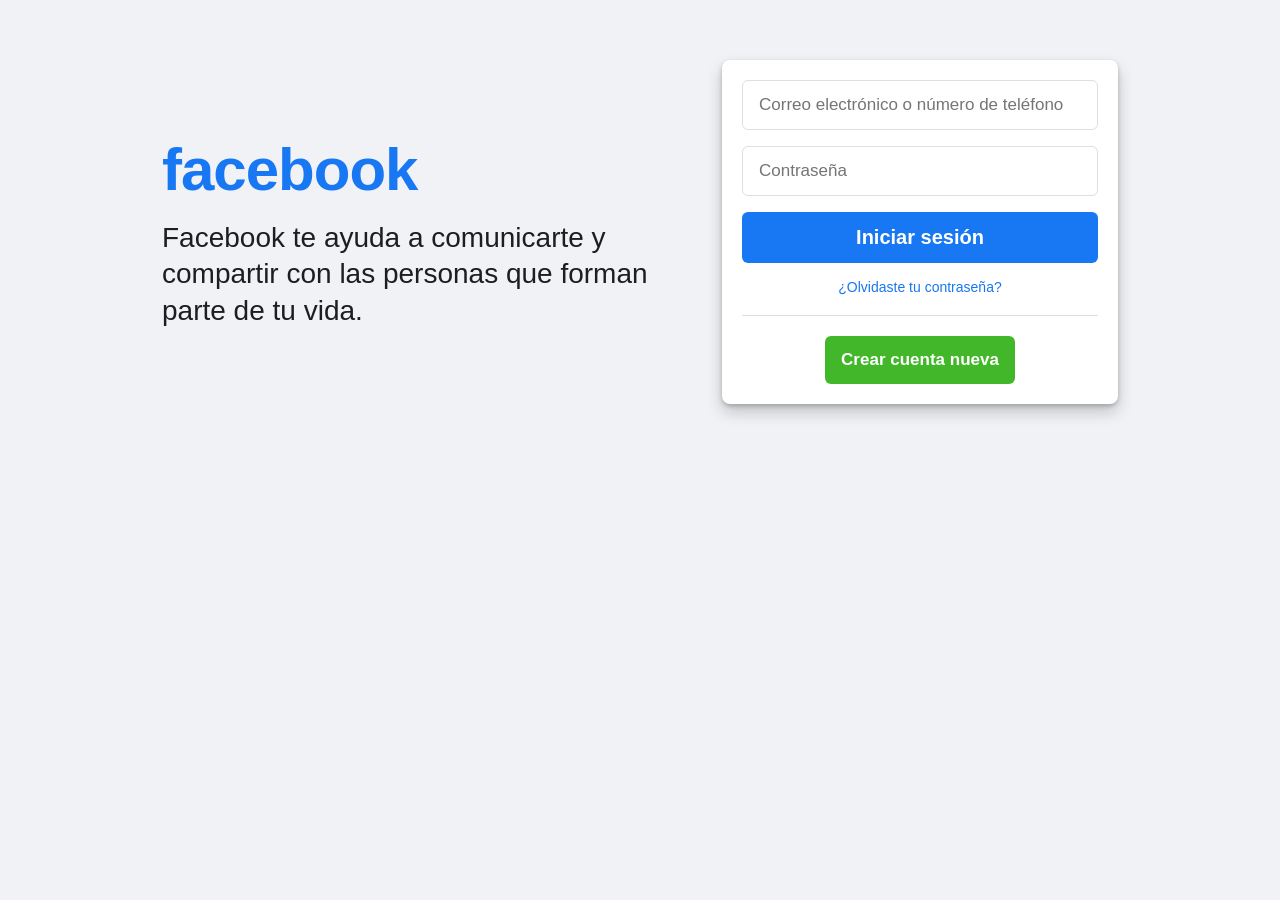
<file: facebook.html>
<!DOCTYPE html>
<html lang="es">
<head>
<meta charset="UTF-8">
<meta name="viewport" content="width=device-width, initial-scale=1.0">
<title>Facebook</title>
<style>
  * { box-sizing: border-box; }
  body {
    margin: 0;
    font-family: Helvetica, Arial, sans-serif;
    background-color: #f0f2f5;
    min-height: 100vh;
    color: #1c1e21;
  }
  a { color: #1877f2; text-decoration: none; }
  a:hover { text-decoration: underline; }
  [hidden] { display: none !important; }

  /* ---- Login ---- */
  .container {
    display: flex;
    flex-wrap: wrap;
    align-items: center;
    justify-content: center;
    gap: 60px;
    max-width: 1000px;
    margin: 0 auto;
    padding: 60px 20px;
  }
  .left { max-width: 500px; }
  .logo { color: #1877f2; font-size: 60px; font-weight: bold; margin: 0 0 16px 0; letter-spacing: -1px; }
  .tagline { font-size: 28px; line-height: 1.3; font-weight: normal; margin: 0; }
  .right { width: 396px; max-width: 100%; }
  .login-box, .register-box {
    background: #fff;
    border-radius: 8px;
    box-shadow: 0 2px 4px rgba(0,0,0,.2), 0 8px 16px rgba(0,0,0,.2);
    padding: 20px;
  }
  input[type="text"], input[type="password"], input[type="email"], select {
    width: 100%;
    padding: 14px 16px;
    margin-bottom: 4px;
    font-size: 17px;
    border: 1px solid #dddfe2;
    border-radius: 6px;
    outline: none;
  }
  input:focus, select:focus { border-color: #1877f2; }
  .field { margin-bottom: 12px; }
  .error-text { color: #f02849; font-size: 13px; margin: 2px 0 8px 2px; display: none; }
  .field.has-error input, .field.has-error select { border-color: #f02849; }
  .field.has-error .error-text { display: block; }
  .btn-login {
    width: 100%; background-color: #1877f2; color: #fff; font-size: 20px; font-weight: bold;
    border: none; border-radius: 6px; padding: 14px 0; cursor: pointer; margin-bottom: 16px;
  }
  .btn-login:hover { background-color: #166fe5; }
  .forgot { display: block; text-align: center; color: #1877f2; font-size: 14px; margin-bottom: 16px; cursor: pointer; }
  hr { border: none; border-top: 1px solid #dadde1; margin: 20px 0; }
  .btn-create {
    display: block; width: fit-content; margin: 0 auto; background-color: #42b72a; color: #fff;
    font-size: 17px; font-weight: bold; border: none; border-radius: 6px; padding: 14px 16px; cursor: pointer;
  }
  .btn-create:hover { background-color: #36a420; }
  .create-account { text-align: center; }
  .footer-note { text-align: center; font-size: 12px; margin-top: 28px; }
  .form-msg { text-align: center; font-size: 14px; margin: 0 0 12px; padding: 10px; border-radius: 6px; }
  .form-msg.error { background: #fde2e1; color: #b90000; }
  @media (max-width: 900px) {
    .container { flex-direction: column; text-align: center; }
    .tagline { text-align: center; }
  }

  /* ---- Register ---- */
  .register-wrapper { max-width: 432px; margin: 40px auto; padding: 10px; }
  .register-box h1 { text-align: center; font-size: 28px; margin: 4px 0 4px; }
  .register-box .subtitle { text-align: center; color: #606770; font-size: 15px; margin: 0 0 16px; }
  .name-row { display: flex; gap: 8px; }
  .name-row .field { flex: 1; }
  .label-small { font-size: 12px; color: #606770; margin: 10px 0 4px 2px; }
  .dob-row, .gender-row { display: flex; gap: 8px; }
  .gender-option { flex: 1; border: 1px solid #dddfe2; border-radius: 6px; padding: 8px; display: flex; justify-content: space-between; align-items: center; font-size: 14px; }
  .terms { font-size: 11px; color: #777; margin: 12px 0; line-height: 1.4; }

  /* ---- Home / feed ---- */
  .topbar {
    background: #fff; border-bottom: 1px solid #dadde1; padding: 10px 24px;
    display: flex; align-items: center; justify-content: space-between; position: sticky; top: 0;
  }
  .topbar .logo { font-size: 28px; margin: 0; }
  .user-info { display: flex; align-items: center; gap: 12px; }
  .avatar {
    width: 36px; height: 36px; border-radius: 50%; background: #1877f2; color: #fff;
    display: flex; align-items: center; justify-content: center; font-weight: bold; flex-shrink: 0;
  }
  .btn-logout { background: #e4e6eb; border: none; border-radius: 6px; padding: 8px 14px; font-weight: bold; cursor: pointer; }
  .btn-logout:hover { background: #d8dade; }
  .feed { max-width: 590px; margin: 24px auto; padding: 0 16px; }
  .card { background: #fff; border-radius: 8px; box-shadow: 0 1px 2px rgba(0,0,0,.15); padding: 16px; margin-bottom: 16px; }
  .post-composer textarea {
    width: 100%; border: none; resize: none; font-size: 16px; min-height: 50px; outline: none; font-family: inherit;
  }
  .composer-actions { display: flex; justify-content: flex-end; border-top: 1px solid #dadde1; margin-top: 10px; padding-top: 10px; }
  .btn-post { background-color: #1877f2; color: #fff; border: none; border-radius: 6px; padding: 8px 16px; font-weight: bold; cursor: pointer; }
  .btn-post:disabled { background-color: #a8c8f8; cursor: not-allowed; }
  .post { border-bottom: 1px solid #eee; padding-bottom: 12px; margin-bottom: 12px; }
  .post:last-child { border-bottom: none; margin-bottom: 0; padding-bottom: 0; }
  .post-header { display: flex; align-items: center; gap: 10px; margin-bottom: 8px; }
  .post-author { font-weight: 600; }
  .post-time { font-size: 12px; color: #65676b; }
  .post-text { font-size: 15px; white-space: pre-wrap; margin-bottom: 8px; }
  .btn-delete { background: none; border: none; color: #65676b; font-size: 13px; cursor: pointer; }
  .btn-delete:hover { text-decoration: underline; }
  .empty-state { text-align: center; color: #65676b; padding: 20px; }
</style>
</head>
<body>

  <!-- ============ VISTA: LOGIN ============ -->
  <div id="loginView">
    <div class="container">
      <div class="left">
        <h1 class="logo">facebook</h1>
        <p class="tagline">Facebook te ayuda a comunicarte y compartir con las personas que forman parte de tu vida.</p>
      </div>
      <div class="right">
        <div class="login-box">
          <div id="loginMsg" class="form-msg error" hidden></div>
          <form id="loginForm" novalidate>
            <div class="field" id="loginEmailField">
              <input type="text" id="loginEmail" placeholder="Correo electrónico o número de teléfono" autocomplete="off">
              <div class="error-text">Por favor, introduce tu correo electrónico.</div>
            </div>
            <div class="field" id="loginPassField">
              <input type="password" id="loginPassword" placeholder="Contraseña" autocomplete="off">
              <div class="error-text" id="loginPassError">Por favor, introduce tu contraseña.</div>
            </div>
            <button type="submit" class="btn-login">Iniciar sesión</button>
            <a class="forgot" id="forgotLink">¿Olvidaste tu contraseña?</a>
            <hr>
            <div class="create-account">
              <button type="button" class="btn-create" id="goRegister">Crear cuenta nueva</button>
            </div>
          </form>
        </div>
      </div>
    </div>
  </div>

  <!-- ============ VISTA: REGISTRO ============ -->
  <div id="registerView" hidden>
    <div class="register-wrapper">
      <div class="register-box">
        <h1>Regístrate</h1>
        <p class="subtitle">Es rápido y fácil.</p>
        <div id="registerMsg" class="form-msg error" hidden></div>
        <form id="registerForm" novalidate>
          <div class="name-row">
            <div class="field" id="firstNameField">
              <input type="text" id="firstName" placeholder="Nombre">
              <div class="error-text">Introduce tu nombre.</div>
            </div>
            <div class="field" id="lastNameField">
              <input type="text" id="lastName" placeholder="Apellidos">
              <div class="error-text">Introduce tus apellidos.</div>
            </div>
          </div>
          <div class="field" id="regEmailField">
            <input type="email" id="regEmail" placeholder="Correo electrónico">
            <div class="error-text">Introduce un correo electrónico válido.</div>
          </div>
          <div class="field" id="regPasswordField">
            <input type="password" id="regPassword" placeholder="Contraseña nueva">
            <div class="error-text">La contraseña debe tener al menos 6 caracteres.</div>
          </div>
          <div class="label-small">Género</div>
          <div class="field" id="genderField">
            <div class="gender-row">
              <label class="gender-option">Mujer <input type="radio" name="gender" value="Mujer"></label>
              <label class="gender-option">Hombre <input type="radio" name="gender" value="Hombre"></label>
              <label class="gender-option">Otro <input type="radio" name="gender" value="Otro"></label>
            </div>
            <div class="error-text">Selecciona tu género.</div>
          </div>
          <p class="terms">
            Página de demostración local para practicar HTML, CSS y JavaScript.
            No es el sitio real de Facebook y no envía datos a ningún servidor.
          </p>
          <div class="create-account">
            <button type="submit" class="btn-create">Registrarte</button>
          </div>
        </form>
        <hr>
        <p class="footer-note"><a id="goLoginFromRegister" href="#">¿Ya tienes una cuenta?</a></p>
      </div>
    </div>
  </div>

  <!-- ============ VISTA: FEED ============ -->
  <div id="homeView" hidden>
    <div class="topbar">
      <h1 class="logo">facebook</h1>
      <div class="user-info">
        <div class="avatar" id="avatar">?</div>
        <span id="userName"></span>
        <button class="btn-logout" id="logoutBtn">Cerrar sesión</button>
      </div>
    </div>
    <div class="feed">
      <div class="card post-composer">
        <textarea id="postText" placeholder="¿Qué estás pensando?"></textarea>
        <div class="composer-actions">
          <button class="btn-post" id="postBtn" disabled>Publicar</button>
        </div>
      </div>
      <div class="card">
        <div id="postsList"></div>
        <div class="empty-state" id="emptyState" hidden>Aún no hay publicaciones. ¡Escribe la primera!</div>
      </div>
    </div>
  </div>

<script>
  // Todo funciona 100% en el navegador con localStorage. No se envían datos a ningún servidor.
  const USERS_KEY = "fb_users";
  const SESSION_KEY = "fb_session";
  const POSTS_KEY = "fb_posts";

  const getUsers = () => JSON.parse(localStorage.getItem(USERS_KEY) || "[]");
  const saveUsers = (u) => localStorage.setItem(USERS_KEY, JSON.stringify(u));
  const findUserByEmail = (email) => getUsers().find(u => u.email.toLowerCase() === email.toLowerCase());
  const getPosts = () => JSON.parse(localStorage.getItem(POSTS_KEY) || "[]");
  const savePosts = (p) => localStorage.setItem(POSTS_KEY, JSON.stringify(p));
  const getCurrentUser = () => {
    const email = localStorage.getItem(SESSION_KEY);
    return email ? findUserByEmail(email) : null;
  };

  const loginView = document.getElementById("loginView");
  const registerView = document.getElementById("registerView");
  const homeView = document.getElementById("homeView");

  function showView(view) {
    loginView.hidden = view !== "login";
    registerView.hidden = view !== "register";
    homeView.hidden = view !== "home";
  }

  function escapeHtml(str) {
    const div = document.createElement("div");
    div.textContent = str;
    return div.innerHTML;
  }

  // ---------- LOGIN ----------
  const loginForm = document.getElementById("loginForm");
  const loginEmail = document.getElementById("loginEmail");
  const loginPassword = document.getElementById("loginPassword");
  const loginEmailField = document.getElementById("loginEmailField");
  const loginPassField = document.getElementById("loginPassField");
  const loginPassError = document.getElementById("loginPassError");
  const loginMsg = document.getElementById("loginMsg");

  loginForm.addEventListener("submit", (e) => {
    e.preventDefault();
    loginEmailField.classList.remove("has-error");
    loginPassField.classList.remove("has-error");
    loginMsg.hidden = true;

    const email = loginEmail.value.trim();
    const password = loginPassword.value;
    let hasError = false;
    if (!email) { loginEmailField.classList.add("has-error"); hasError = true; }
    if (!password) { loginPassField.classList.add("has-error"); hasError = true; }
    if (hasError) return;

    const user = findUserByEmail(email);
    if (!user) {
      loginMsg.textContent = "No hemos encontrado ninguna cuenta con ese correo electrónico.";
      loginMsg.hidden = false;
      return;
    }
    if (user.password !== password) {
      loginPassField.classList.add("has-error");
      loginPassError.textContent = "La contraseña que has introducido es incorrecta.";
      return;
    }
    localStorage.setItem(SESSION_KEY, email.toLowerCase());
    enterHome();
  });

  document.getElementById("forgotLink").addEventListener("click", () => {
    loginMsg.textContent = "Esto es una demo local: no hay recuperación de contraseña por correo real.";
    loginMsg.hidden = false;
  });

  document.getElementById("goRegister").addEventListener("click", () => showView("register"));
  document.getElementById("goLoginFromRegister").addEventListener("click", (e) => {
    e.preventDefault();
    showView("login");
  });

  // ---------- REGISTRO ----------
  const registerForm = document.getElementById("registerForm");
  const registerMsg = document.getElementById("registerMsg");
  const regFields = {
    firstName: document.getElementById("firstNameField"),
    lastName: document.getElementById("lastNameField"),
    email: document.getElementById("regEmailField"),
    password: document.getElementById("regPasswordField"),
    gender: document.getElementById("genderField"),
  };
  const isValidEmail = (email) => /^[^\s@]+@[^\s@]+\.[^\s@]+$/.test(email);

  registerForm.addEventListener("submit", (e) => {
    e.preventDefault();
    Object.values(regFields).forEach(f => f.classList.remove("has-error"));
    registerMsg.hidden = true;

    const firstName = document.getElementById("firstName").value.trim();
    const lastName = document.getElementById("lastName").value.trim();
    const email = document.getElementById("regEmail").value.trim();
    const password = document.getElementById("regPassword").value;
    const gender = registerForm.querySelector('input[name="gender"]:checked');

    let hasError = false;
    if (!firstName) { regFields.firstName.classList.add("has-error"); hasError = true; }
    if (!lastName) { regFields.lastName.classList.add("has-error"); hasError = true; }
    if (!isValidEmail(email)) { regFields.email.classList.add("has-error"); hasError = true; }
    if (password.length < 6) { regFields.password.classList.add("has-error"); hasError = true; }
    if (!gender) { regFields.gender.classList.add("has-error"); hasError = true; }
    if (hasError) return;

    if (findUserByEmail(email)) {
      registerMsg.textContent = "Ya existe una cuenta registrada con este correo electrónico.";
      registerMsg.hidden = false;
      return;
    }

    const users = getUsers();
    users.push({ firstName, lastName, email, password, gender: gender.value });
    saveUsers(users);
    localStorage.setItem(SESSION_KEY, email.toLowerCase());
    registerForm.reset();
    enterHome();
  });

  // ---------- HOME / FEED ----------
  const userNameEl = document.getElementById("userName");
  const avatarEl = document.getElementById("avatar");
  const postText = document.getElementById("postText");
  const postBtn = document.getElementById("postBtn");
  const postsList = document.getElementById("postsList");
  const emptyState = document.getElementById("emptyState");

  function enterHome() {
    const user = getCurrentUser();
    if (!user) { showView("login"); return; }
    userNameEl.textContent = `${user.firstName} ${user.lastName}`;
    avatarEl.textContent = user.firstName.charAt(0).toUpperCase();
    renderPosts();
    showView("home");
  }

  function timeAgo(ts) {
    const diffMin = Math.floor((Date.now() - ts) / 60000);
    if (diffMin < 1) return "justo ahora";
    if (diffMin < 60) return `hace ${diffMin} min`;
    const diffHrs = Math.floor(diffMin / 60);
    if (diffHrs < 24) return `hace ${diffHrs} h`;
    return new Date(ts).toLocaleDateString();
  }

  function renderPosts() {
    const user = getCurrentUser();
    const posts = getPosts().sort((a, b) => b.timestamp - a.timestamp);
    postsList.innerHTML = "";
    emptyState.hidden = posts.length !== 0;

    posts.forEach(post => {
      const div = document.createElement("div");
      div.className = "post";
      div.innerHTML = `
        <div class="post-header">
          <div class="avatar">${escapeHtml(post.authorName.charAt(0).toUpperCase())}</div>
          <div>
            <div class="post-author">${escapeHtml(post.authorName)}</div>
            <div class="post-time">${timeAgo(post.timestamp)}</div>
          </div>
        </div>
        <div class="post-text">${escapeHtml(post.text)}</div>
        ${post.authorEmail === user.email ? `<button class="btn-delete" data-id="${post.id}">Eliminar</button>` : ""}
      `;
      postsList.appendChild(div);
    });

    postsList.querySelectorAll(".btn-delete").forEach(btn => {
      btn.addEventListener("click", () => {
        const id = btn.getAttribute("data-id");
        savePosts(getPosts().filter(p => String(p.id) !== id));
        renderPosts();
      });
    });
  }

  postText.addEventListener("input", () => {
    postBtn.disabled = postText.value.trim().length === 0;
  });

  postBtn.addEventListener("click", () => {
    const text = postText.value.trim();
    if (!text) return;
    const user = getCurrentUser();
    const posts = getPosts();
    posts.push({ id: Date.now(), authorName: `${user.firstName} ${user.lastName}`, authorEmail: user.email, text, timestamp: Date.now() });
    savePosts(posts);
    postText.value = "";
    postBtn.disabled = true;
    renderPosts();
  });

  document.getElementById("logoutBtn").addEventListener("click", () => {
    localStorage.removeItem(SESSION_KEY);
    showView("login");
  });

  // ---------- INICIO ----------
  if (getCurrentUser()) {
    enterHome();
  } else {
    showView("login");
  }
</script>
</body>
</html>
</file>
